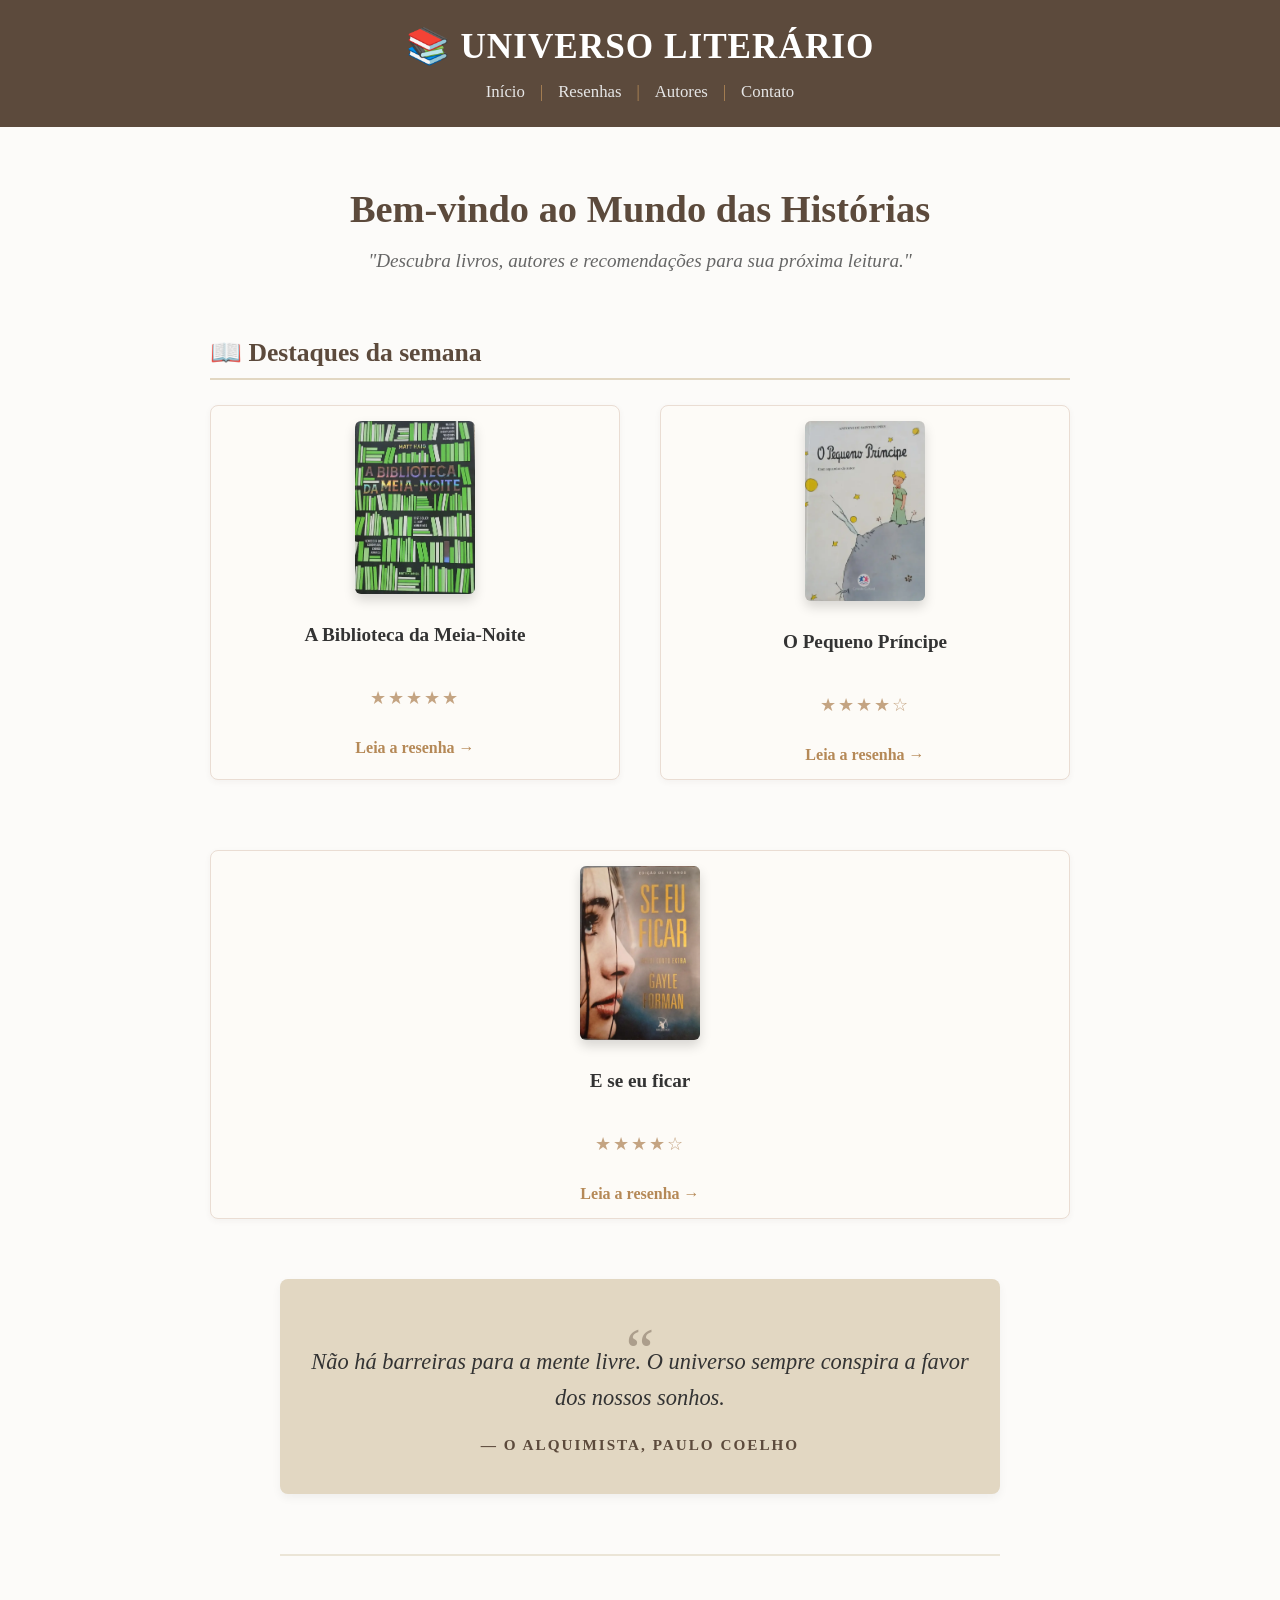
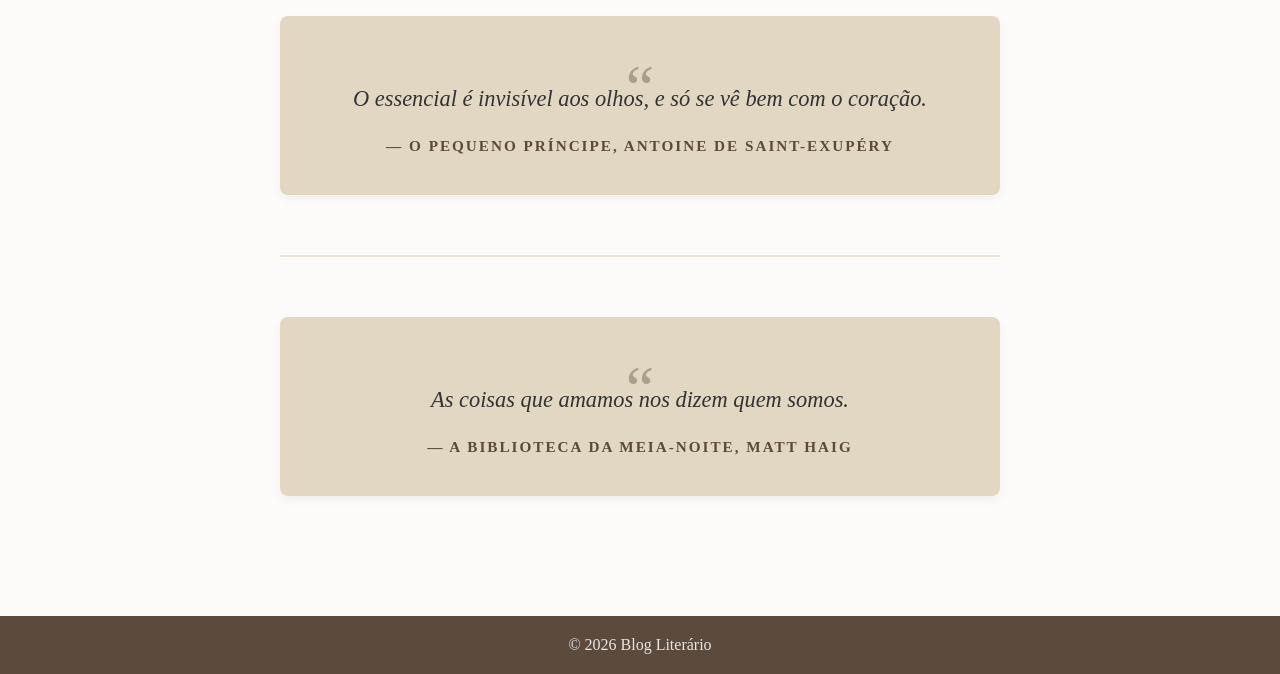
<file: index.html>
<!DOCTYPE html>
<html lang="pt-BR">
<head>
    <meta charset="UTF-8">
    <meta name="viewport" content="width=device-width, initial-scale=1.0">
    <title> Universo Literário</title>
    <link rel="stylesheet" href="style.css">
</head>
<body>

    <!--CABEÇALHO / MENU NO TOPO-->
    <header>
        <h1>📚 UNIVERSO LITERÁRIO</h1>
        <nav>
            <ul class="menu">
                <li><a href="index.html" class="nav-link">Início</a></li>
                <li><a href="resenhas.html" class="nav-link">Resenhas</a></li>
                <li><a href="autores.html" class="nav-link">Autores</a></li>
                <li><a href="contato.html" class="nav-link">Contato</a></li>
            </ul>
        </nav>
    </header>

    <!-- CONTEÚDO PRINCIPAL -->
    <main>
        <!-- SEÇÃO BOAS-VINDAS -->
        <section class="bem-vindo">
            <h2>Bem-vindo ao Mundo das Histórias</h2>
            <p>"Descubra livros, autores e recomendações para sua próxima leitura."</p>
        </section>

        <!-- SEÇÃO DESTAQUE DA SEMANA -->
        <section class="destaque">
        <h3>📖 Destaques da semana</h3>
        
        <div class="destaque-container">
            
            <div class="livro-card">
                <img src="imagens/capa a biblioteca.webp" alt="Capa 1" class="capa-livro" id="capaLivro1">
                <h4 id="tituloLivro1">A biblioteca da meia noite</h4>
                <div class="estrelas">★★★★★</div>
                <a href="resenhas.html#biblioteca" class="btn-resenha">Leia a resenha →</a>
            </div>

            <div class="livro-card">
                <img src="imagens/capa pequeno principe.webp" alt="Capa 2" class="capa-livro" id="capaLivro2">
                <h4 id="tituloLivro2">O Pequeno Príncipe</h4>
                <div class="estrelas">★★★★☆</div>
                <a href="resenhas.html#principe" class="btn-resenha">Leia a resenha →</a>
            </div>

            <div class="livro-linha-nova">
                <div class="livro-card">
                    <img src="imagens/capa e se eu ficar.webp"alt="Capa 3" class="capa-livro" id="capaLivro3">
                    <h4 id="tituloLivro3">E se eu ficar</h4>
                    <div class="estrelas">★★★★☆</div>
                    <a href="resenhas.html#e se eu fica" class="btn-resenha">Leia a resenha →</a>
                </div>
               </div> </section> <section class="citacao-secao">
        <!-- SEÇÃO COM 3 CITAÇÕES LITERÁRIAS -->
    <!-- SEÇÃO COM CITAÇÕES SEPARADAS EM BLOCOS -->
    <section class="citacao-secao">
        
        <!-- citação 1 -->
        <div class="citacao-bloco">
            <span class="aspas">“</span>
            <p class="frase">Não há barreiras para a mente livre. O universo sempre conspira a favor dos nossos sonhos.</p>
            <span class="autor">— O Alquimista, Paulo Coelho</span>
        </div>

        <!-- LINHA SEPARADORA -->
        <hr class="linha-separadora">

        <!-- citação 2 -->
        <div class="citacao-bloco">
            <span class="aspas">“</span>
            <p class="frase">O essencial é invisível aos olhos, e só se vê bem com o coração.</p>
            <span class="autor">— O Pequeno Príncipe, Antoine de Saint-Exupéry</span>
        </div>

        <!-- LINHA SEPARADORA -->
        <hr class="linha-separadora">

        <!-- citação 3 -->
        <div class="citacao-bloco">
            <span class="aspas">“</span>
            <p class="frase">As coisas que amamos nos dizem quem somos.</p>
            <span class="autor">— A Biblioteca da Meia-Noite, Matt Haig</span>
        </div>

    </section>
    </section>
        </div> </section>
    </main>
    <!-- RODAPÉ -->
    <footer>
        <p>© 2026 Blog Literário</p>
    </footer>

    <script src="script.js"></script>
</body>
</html>
</file>
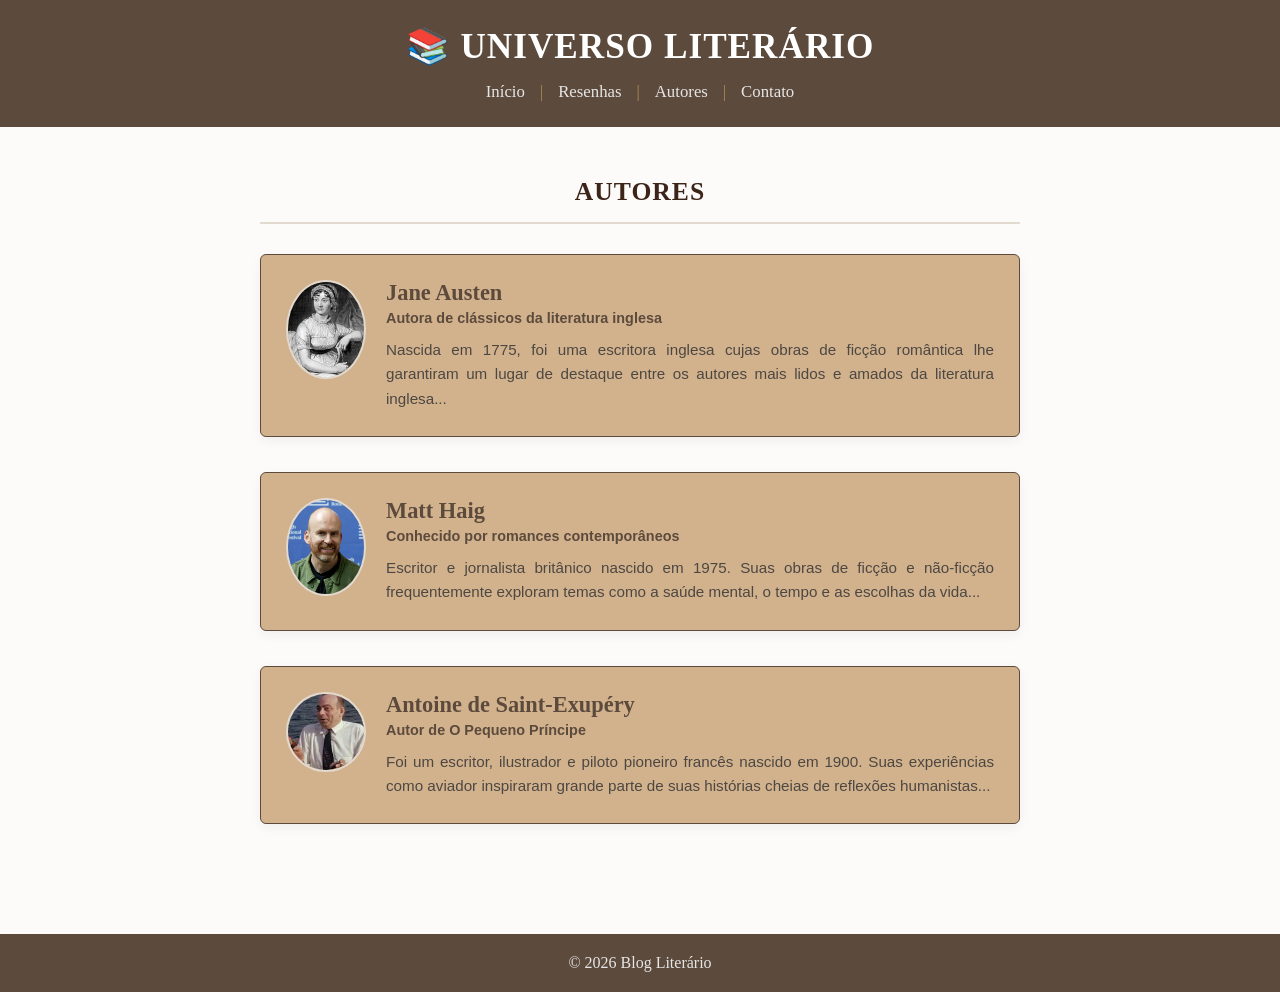
<file: autores.html>
<!DOCTYPE html>
<html lang="pt-BR">
<head>
    <meta charset="UTF-8">
    <meta name="viewport" content="width=device-width, initial-scale=1.0">
    <title>Universo Literário</title>
    <link rel="stylesheet" href="style.css">
</head>
<body>

    <!-- CABEÇALHO / MENU NO TOPO -->
    <header>
        <h1>📚 UNIVERSO LITERÁRIO</h1>
        <nav>
            <ul class="menu">
                <li><a href="index.html" class="nav-link">Início</a></li>
                <li><a href="resenhas.html" class="nav-link">Resenhas</a></li>
                <li><a href="autores.html" class="nav-link">Autores</a></li>
                <li><a href="contato.html" class="nav-link">Contato</a></li>
            </ul>
        </nav>
    </header>
    <main class="container-autores">
        <h2 class="titulo-pagina">Autores</h2>
        
    <div class="lista-autores">
        
        <!-- AUTOR 1: Jane Austen -->
        <article class="card-autor">
            <!-- Trocamos a div antiga por esta tag img -->
            <img src="imagens/jane-austen.webp" alt="Foto de Jane Austen" class="foto-autor">
            <div class="conteudo-autor">
                <h3>Jane Austen</h3>
                <span class="subtitulo-autor">Autora de clássicos da literatura inglesa</span>
                <p class="biografia">Nascida em 1775, foi uma escritora inglesa cujas obras de ficção romântica lhe garantiram um lugar de destaque entre os autores mais lidos e amados da literatura inglesa...</p>
            </div>
        </article>

        <!-- AUTOR 2: Matt Haig -->
        <article class="card-autor">
            <!-- Trocamos a div antiga por esta tag img -->
            <img src="imagens/Matt_Haig.webp" alt="Foto de Matt Haig" class="foto-autor">
            <div class="conteudo-autor">
                <h3>Matt Haig</h3>
                <span class="subtitulo-autor">Conhecido por romances contemporâneos</span>
                <p class="biografia">Escritor e jornalista britânico nascido em 1975. Suas obras de ficção e não-ficção frequentemente exploram temas como a saúde mental, o tempo e as escolhas da vida...</p>
            </div>
        </article>

        <!-- AUTOR 3: Antoine de Saint-Exupéry -->
        <article class="card-autor">
            <!-- Trocamos a div antiga por esta tag img -->
            <img src="imagens/antoine-de-saint-exupery-81aaaf-200.webp" alt="Foto de Antoine de Saint-Exupéry" class="foto-autor">
            <div class="conteudo-autor">
                <h3>Antoine de Saint-Exupéry</h3>
                <span class="subtitulo-autor">Autor de O Pequeno Príncipe</span>
                <p class="biografia">Foi um escritor, ilustrador e piloto pioneiro francês nascido em 1900. Suas experiências como aviador inspiraram grande parte de suas histórias cheias de reflexões humanistas...</p>
            </div>
        </article>
    </div>
    </main>

    <!-- RODAPÉ -->
    <footer>
        <p>© 2026 Blog Literário</p>
    </footer>

    <script src="script.js"></script>
</body>
</html>
</file>
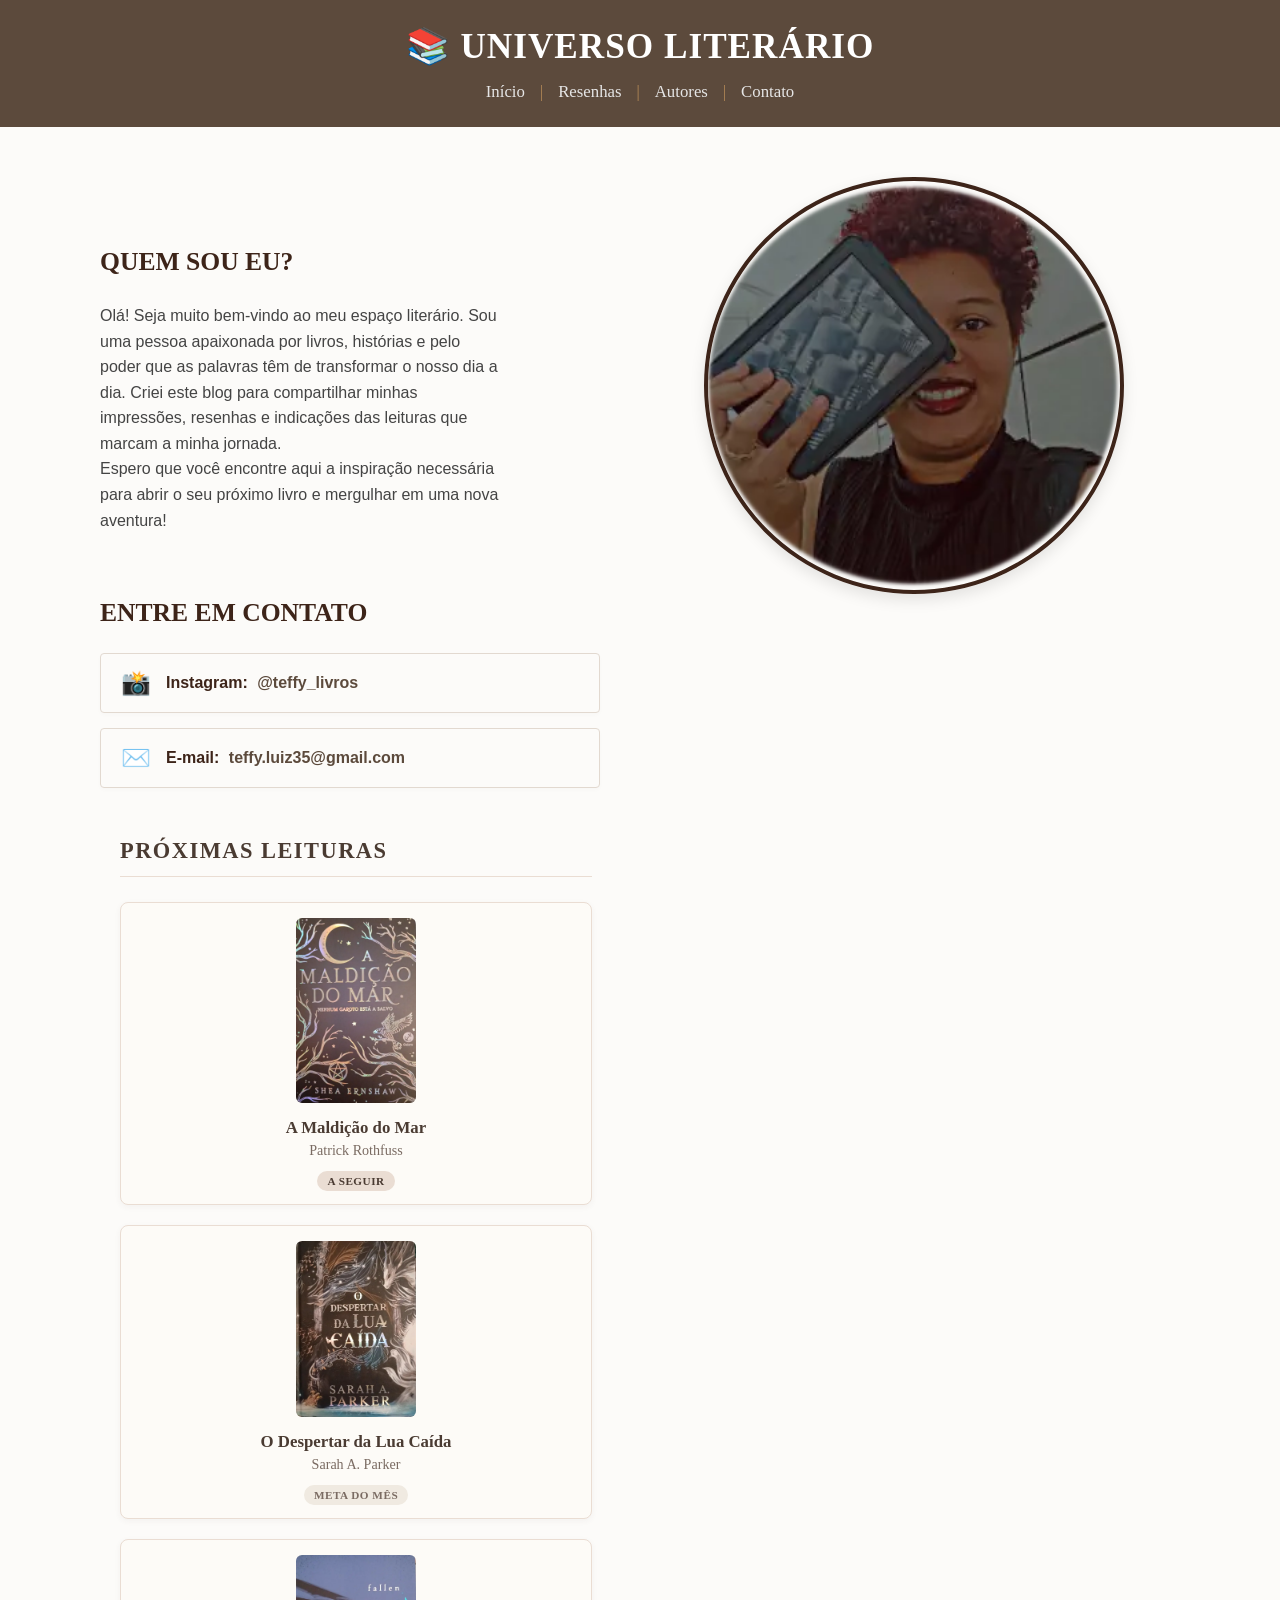
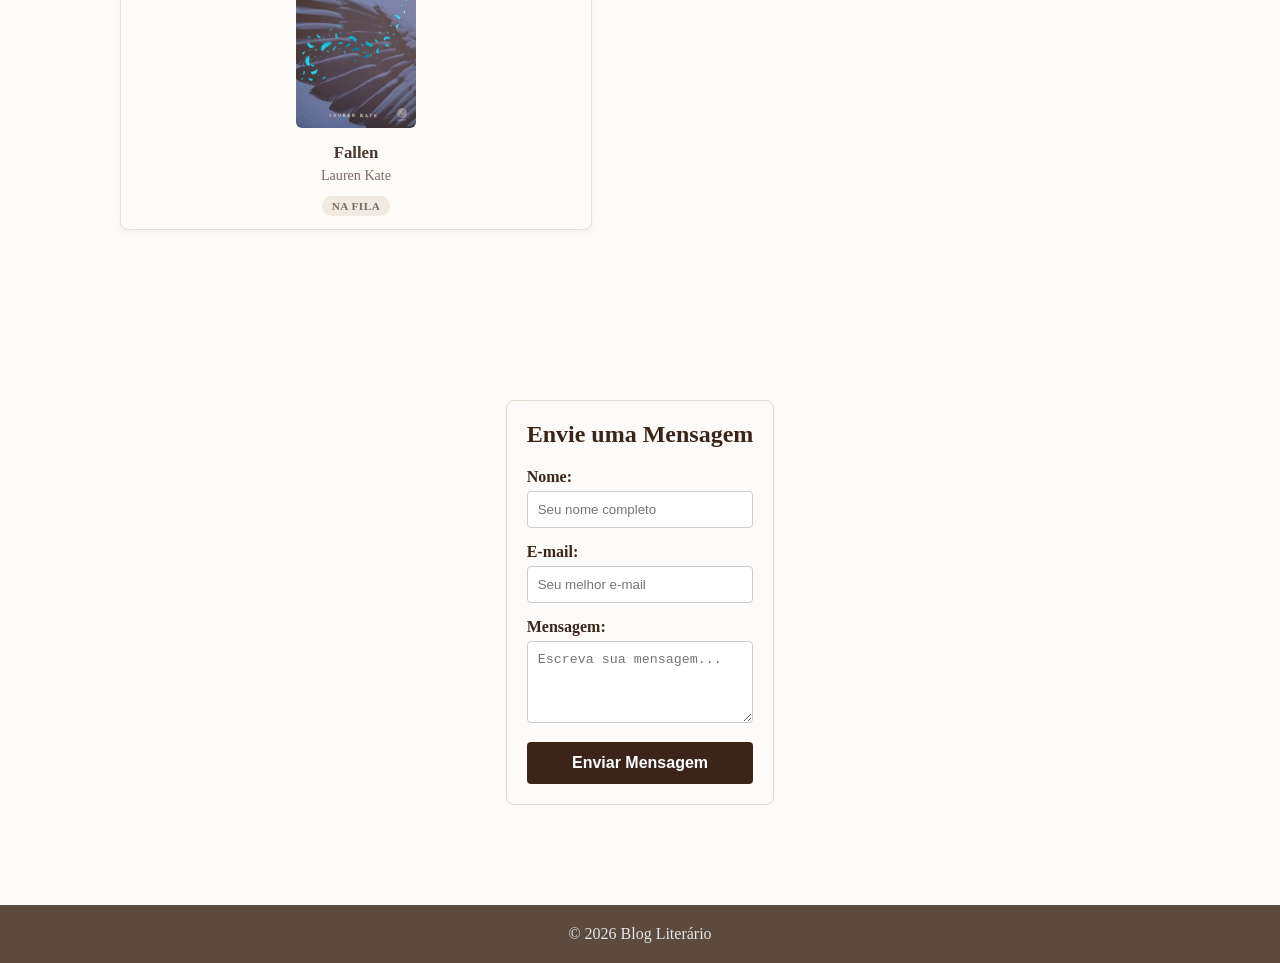
<file: contato.html>
<!DOCTYPE html>
<html lang="pt-BR">
<head>
    <meta charset="UTF-8">
    <meta name="viewport" content="width=device-width, initial-scale=1.0">
    <title>Universo Literário</title>
    <link rel="stylesheet" href="style.css">
</head>
<body>

    <!-- CABEÇALHO / MENU NO TOPO -->
    <header>
        <h1>📚 UNIVERSO LITERÁRIO</h1>
        <nav>
            <ul class="menu">
                <li><a href="index.html" class="nav-link">Início</a></li>
                <li><a href="resenhas.html" class="nav-link">Resenhas</a></li>
                <li><a href="autores.html" class="nav-link">Autores</a></li>
                <li><a href="contato.html" class="nav-link">Contato</a></li>
            </ul>
        </nav>
    </header>

<main class="container-contato">
    <!-- SEÇÃO: QUEM SOU EU -->
    <section class="secao-sobre">
        <div class="texto-sobre">
            <h2 class="titulo-contato">Quem sou eu?</h2>
            <p>Olá! Seja muito bem-vindo ao meu espaço literário. Sou uma pessoa apaixonada por livros, histórias e pelo poder que as palavras têm de transformar o nosso dia a dia. Criei este blog para compartilhar minhas impressões, resenhas e indicações das leituras que marcam a minha jornada.</p>
            <p>Espero que você encontre aqui a inspiração necessária para abrir o seu próximo livro e mergulhar em uma nova aventura!</p>
        </div>
        
        <div class="foto-sobre-container">
            <!-- Substitua 'sua-foto.jpg' pelo nome real do seu arquivo de imagem -->
            <img src="imagens/imagem de stefani.webp" alt="Minha Foto" class="foto-perfil">
        </div>
    </section>

    <!-- SEÇÃO: ENTRE EM CONTATO -->
    <section class="secao-redes">
        <h2 class="titulo-contato centralizado">Entre em Contato</h2>
        
        <div class="lista-contatos">
            <div class="item-contato">
                <span class="icone-contato">📸</span>
                <div>
                    <strong>Instagram:</strong> 
                    <a href="https://www.instagram.com/teffylivros?igsh=MWFsc2k1YzVqNG53ZA==" target="_blank">@teffy_livros</a>
                </div>
            </div>
            
            <div class="item-contato">
                <span class="icone-contato">✉️</span>
                <div>
                    <strong>E-mail:</strong> 
                    <a href="mailto:teffy.luiz35@gmail.com" class="link-direto">teffy.luiz35@gmail.com</a>
                </div>
            </div>
        </div>
    </section>
    <section class="proximas-leituras">
    <h2 class="tbr-titulo">PRÓXIMAS LEITURAS</h2>
    
    <div class="livros-container">
        
        <div class="livro-card">
            <img src="imagens/capa a madicao.webp" alt="capa a maldicao do mar">
            <div class="livro-info">
                <h3>A Maldição do Mar</h3>
                <p>Patrick Rothfuss</p>
                <span class="status status-atual">A seguir</span>
            </div>
        </div>

        <div class="livro-card">
            <img src="imagens/capa o despertar.webp" alt="">
            <div class="livro-info">
                <h3>O Despertar da Lua Caída</h3>
                <p>Sarah A. Parker</p>
                <span class="status">Meta do Mês</span>
            </div>
        </div>

        <div class="livro-card">
            <img src="imagens/capa fallen.webp" alt="">
            <div class="livro-info">
                <h3>Fallen</h3>
                <p>Lauren Kate</p>
                <span class="status">Na Fila</span>
            </div>
        </div>
    </div>
</section>
</main>
</body>
</html>
<!--Formulário para enviar mensagem ou próximas leituras-->
<section class="secao-formulario" style="max-width: 500px; margin: 40px auto; padding: 20px; background: #fcfbf9; border: 1px solid #e2d9d0; border-radius: 8px;">
    <h2 style="color: #3d2419; font-family: 'Times New Roman', serif; margin-bottom: 20px;">Envie uma Mensagem</h2>
    
    <form id="formContato">
        <div style="margin-bottom: 15px;">
            <label for="nome" style="display: block; margin-bottom: 5px; color: #3d2419; font-weight: bold;">Nome:</label>
            <input type="text" id="nome" placeholder="Seu nome completo" style="width: 100%; padding: 10px; border: 1px solid #ccc; border-radius: 4px; box-sizing: border-box;">
        </div>

        <div style="margin-bottom: 15px;">
            <label for="email" style="display: block; margin-bottom: 5px; color: #3d2419; font-weight: bold;">E-mail:</label>
            <input type="email" id="email" placeholder="Seu melhor e-mail" style="width: 100%; padding: 10px; border: 1px solid #ccc; border-radius: 4px; box-sizing: border-box;">
        </div>

        <div style="margin-bottom: 15px;">
            <label for="mensagem" style="display: block; margin-bottom: 5px; color: #3d2419; font-weight: bold;">Mensagem:</label>
            <textarea id="mensagem" rows="4" placeholder="Escreva sua mensagem..." style="width: 100%; padding: 10px; border: 1px solid #ccc; border-radius: 4px; box-sizing: border-box; resize: vertical;"></textarea>
        </div>

        <button type="submit" style="background-color: #3d2419; color: white; padding: 12px 20px; border: none; border-radius: 4px; cursor: pointer; width: 100%; font-size: 16px; font-weight: bold;">Enviar Mensagem</button>
    </form>
</section>
    </main>
    <!-- RODAPÉ -->
    <footer>
        <p>© 2026 Blog Literário</p>
    </footer>

    <script src="script.js"></script>
</body>
</html>
</file>
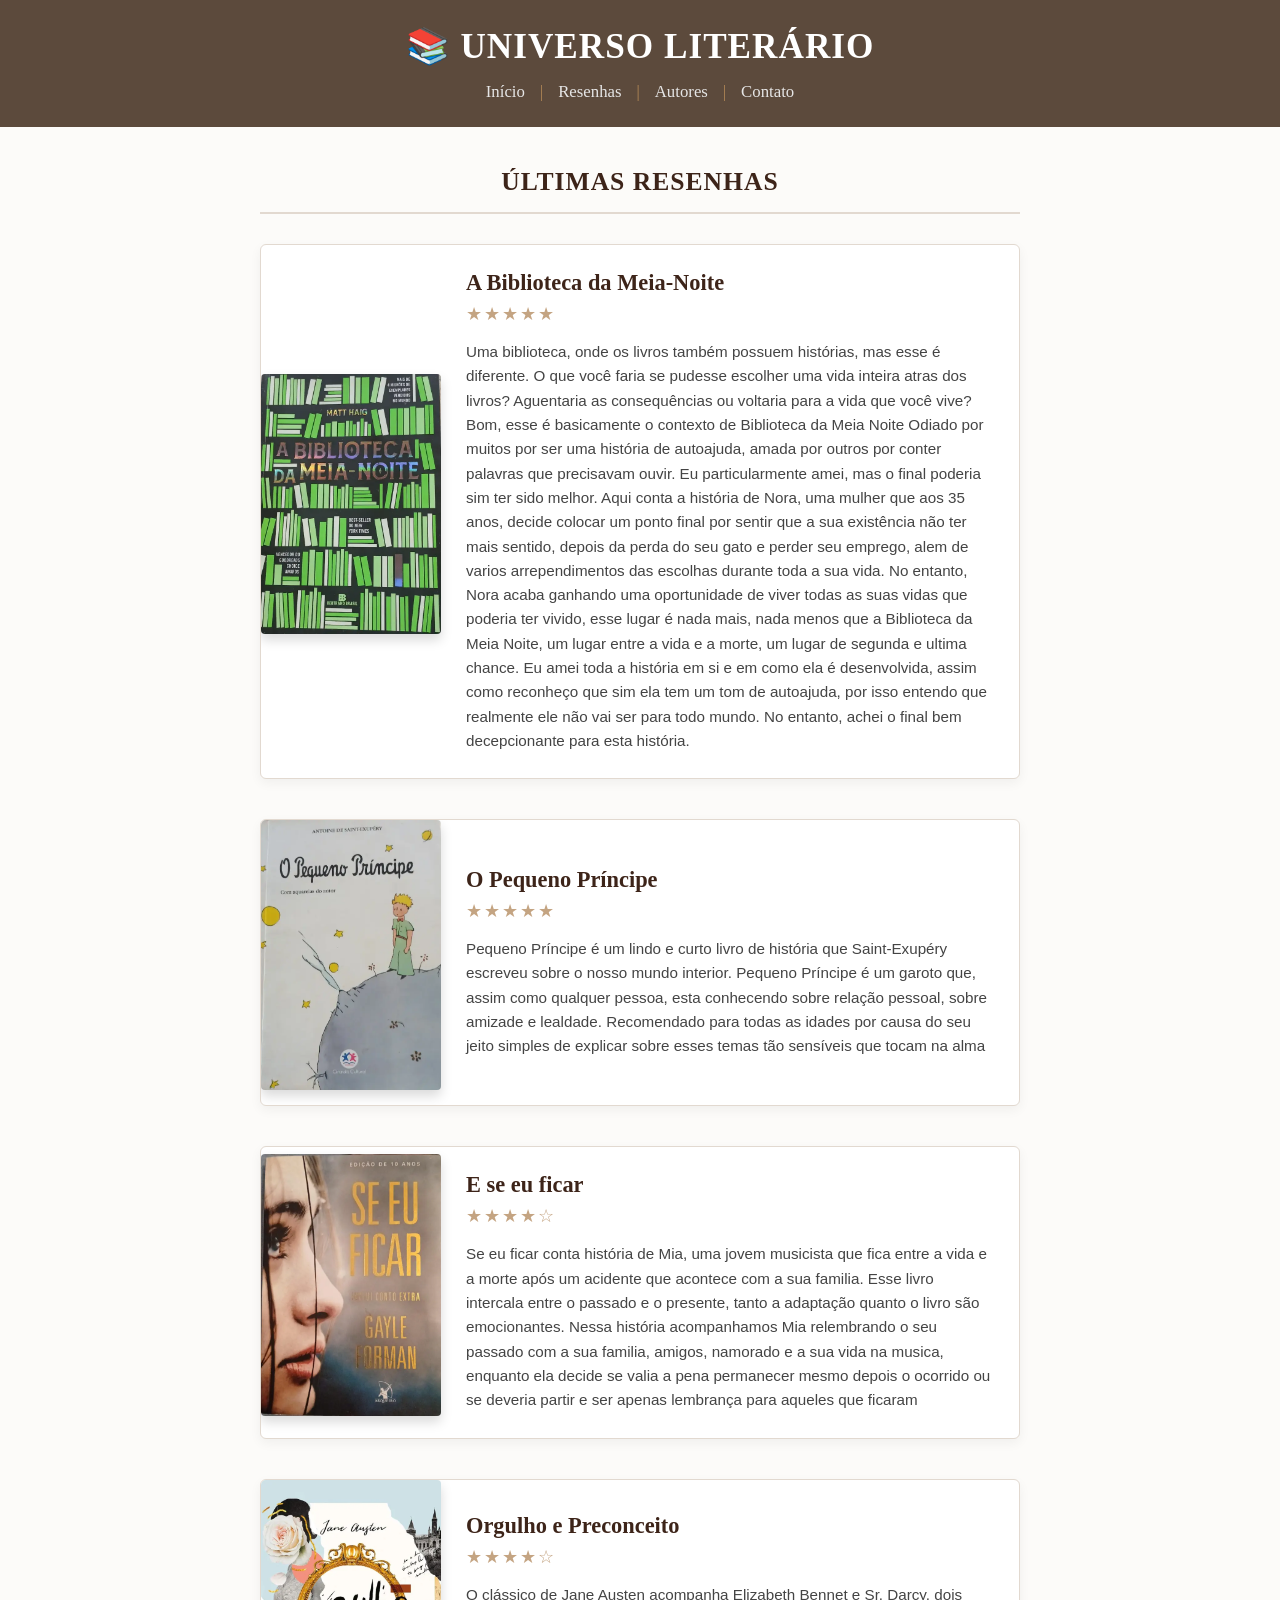
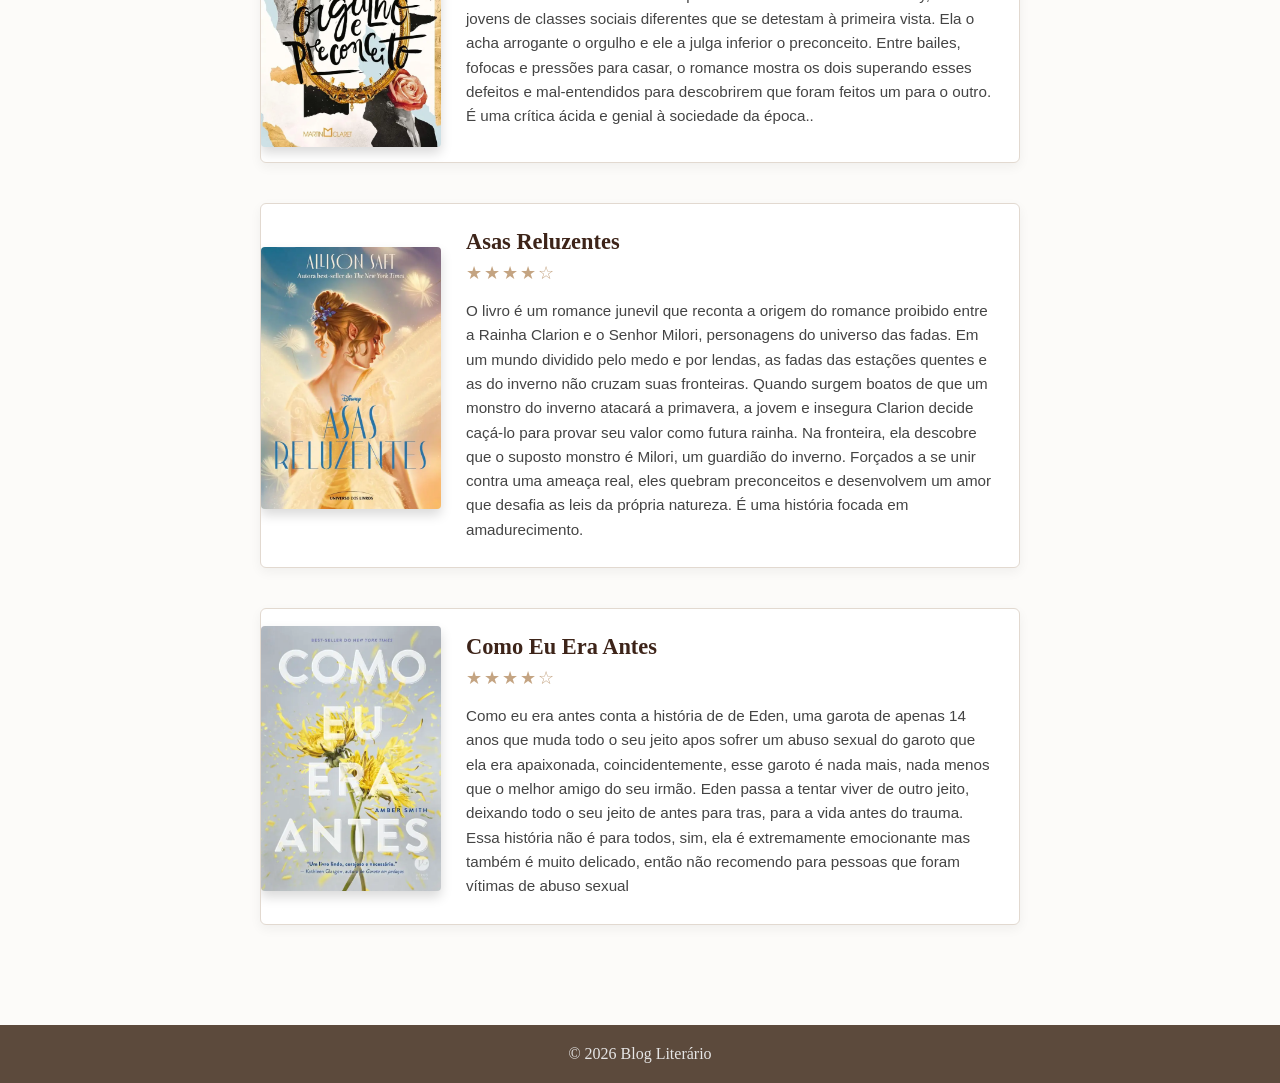
<file: resenhas.html>
<!DOCTYPE html>
<html lang="pt-BR">
<head>
    <meta charset="UTF-8">
    <meta name="viewport" content="width=device-width, initial-scale=1.0">
    <title> Universo Literário</title>
    <link rel="stylesheet" href="style.css">
</head>
<body>

    <!--CABEÇALHO / MENU NO TOPO-->
    <header>
        <h1>📚 UNIVERSO LITERÁRIO</h1>
        <nav>
            <ul class="menu">
                <li><a href="index.html" class="nav-link">Início</a></li>
                <li><a href="resenhas.html" class="nav-link">Resenhas</a></li>
                <li><a href="autores.html" class="nav-link">Autores</a></li>
                <li><a href="contato.html" class="nav-link">Contato</a></li>
            </ul>
        </nav>
    </header>
    <main class="container-resenhas">
    <h2 class="titulo-pagina">Últimas Resenhas</h2>
    
    <div class="grade-resenhas">
        
        <!-- CARD 1: A Biblioteca da Meia-Noite -->
        <article class="card-livro" id="biblioteca">
            <img src="imagens/capa a biblioteca.webp" alt="Capa do livro A Biblioteca da Meia-Noite" class="capa-livro">
            <div class="conteudo-card">
                <h3>A Biblioteca da Meia-Noite</h3>
                <div class="estrelas">★★★★★</div>
                <p class="resumo">Uma biblioteca, onde os livros também possuem histórias, mas esse é diferente. O que você faria se pudesse escolher uma vida inteira atras dos livros? Aguentaria as consequências ou voltaria para a vida que você vive? Bom, esse é basicamente o contexto de Biblioteca da Meia Noite
                Odiado por muitos por ser uma história de autoajuda, amada por outros por conter palavras que precisavam ouvir. Eu particularmente amei, mas o final poderia sim ter sido melhor. 
                Aqui conta a história de Nora, uma mulher que aos 35 anos, decide colocar um ponto final por sentir que a sua existência não ter mais sentido, depois da perda do seu gato e perder seu emprego, alem de varios arrependimentos das escolhas durante toda a sua vida. No entanto, Nora acaba ganhando uma oportunidade de viver todas as suas vidas que poderia ter vivido, esse lugar é nada mais, nada menos que a Biblioteca da Meia Noite, um lugar entre a vida e a morte, um lugar de segunda e ultima chance. 
                Eu amei toda a história em si e em como ela é desenvolvida, assim como reconheço que sim ela tem um tom de autoajuda, por isso entendo que realmente ele não vai ser para todo mundo. No entanto, achei o final bem decepcionante para esta história.</p>
            </div>
        </article>

        <!-- CARD 2: O Pequeno Príncipe -->
        <article class="card-livro" id="pequeno-principe">
            <img src="imagens/capa pequeno principe.webp" alt="Capa do livro O Pequeno Príncipe" class="capa-livro">
            <div class="conteudo-card">
                <h3>O Pequeno Príncipe</h3>
                <div class="estrelas">★★★★★</div>
                <p class="resumo">Pequeno Príncipe é um lindo e curto livro de história que Saint-Exupéry escreveu sobre o nosso mundo interior. 
                Pequeno Príncipe é um garoto que, assim como qualquer pessoa, esta conhecendo sobre relação pessoal, sobre amizade e lealdade. Recomendado para todas as idades por causa do seu jeito simples de explicar sobre esses temas tão sensíveis que tocam na alma</p>
            </div>
        </article>

        <!-- CARD 3: E se eu ficar -->
        <article class="card-livro" id="e se eu ficar">
            <img src="imagens/capa e se eu ficar.webp" alt="Capa do livro E se eu ficar" class="capa-livro">
            <div class="conteudo-card">
                <h3>E se eu ficar</h3>
                <div class="estrelas">★★★★☆</div>
                <p class="resumo">Se eu ficar conta história de Mia, uma jovem musicista que fica entre a vida e a morte após um acidente que acontece com a sua familia. 
                Esse livro intercala entre o passado e o presente, tanto a adaptação quanto o livro são emocionantes. Nessa história acompanhamos Mia relembrando o seu passado com a sua familia, amigos, namorado e a sua vida na musica, enquanto ela decide se valia a pena permanecer mesmo depois o ocorrido ou se deveria partir e ser apenas lembrança para aqueles que ficaram</p>
            </div>
        </article>
        <!-- CARD 4: Orgulho e Preconceito -->
        <article class="card-livro" id="orgulho-preconceito">
            <img src="imagens/capa orgulho e preconceito.webp" alt="Capa do livro Orgulho e Preconceito" class="capa-livro">
            <div class="conteudo-card">
                <h3>Orgulho e Preconceito</h3>
                <div class="estrelas">★★★★☆</div>
                <p class="resumo">O clássico de Jane Austen acompanha Elizabeth Bennet e Sr. Darcy, dois jovens de classes sociais diferentes que se detestam à primeira vista. Ela o acha arrogante o orgulho e ele a julga inferior o preconceito. Entre bailes, fofocas e pressões para casar, o romance mostra os dois superando esses defeitos e mal-entendidos para descobrirem que foram feitos um para o outro. É uma crítica ácida e genial à sociedade da época..</p>
            </div>
        </article>
        
        <!-- CARD 5: Asas Reluzentes-->
        <article class="card-livro" id="asas reluzentes ">
            <img src="imagens/capa asas reluzentes.webp" alt="Capa do livro Asas Reluzentes" class="capa-livro">
            <div class="conteudo-card">
                <h3>Asas Reluzentes</h3>
                <div class="estrelas">★★★★☆</div>
                <p class="resumo">O livro é um romance junevil que reconta a origem do romance proibido entre a Rainha Clarion e o Senhor Milori, personagens do universo das fadas.
                Em um mundo dividido pelo medo e por lendas, as fadas das estações quentes e as do inverno não cruzam suas fronteiras. Quando surgem boatos de que um monstro do inverno atacará a primavera, a jovem e insegura Clarion decide caçá-lo para provar seu valor como futura rainha. Na fronteira, ela descobre que o suposto monstro é Milori, um guardião do inverno. Forçados a se unir contra uma ameaça real, eles quebram preconceitos e desenvolvem um amor que desafia as leis da própria natureza. É uma história focada em amadurecimento.</p>
            </div>
        </article>

        <!-- CARD 6: Como Eu Era Antes-->
        <article class="card-livro" id="Como Eu Era Antes">
            <img src="imagens/capa como eu era antes.webp" alt="Capa do livro Como Eu Era Antes" class="capa-livro">
            <div class="conteudo-card">
                <h3>Como Eu Era Antes</h3>
                <div class="estrelas">★★★★☆</div>
                <p class="resumo">Como eu era antes conta a história de de Eden, uma garota de apenas 14 anos que muda todo o seu jeito apos sofrer um abuso sexual do garoto que ela era apaixonada, coincidentemente, esse garoto é nada mais, nada menos que o melhor amigo do seu irmão.
                Eden passa a tentar viver de outro jeito, deixando todo o seu jeito de antes para tras, para a vida antes do trauma. 
                Essa história não é para todos, sim, ela é extremamente emocionante mas também é muito delicado, então não recomendo para pessoas que foram vítimas de abuso sexual</p>
            </div>
        </article>
    </div>
</main>
</body>
</html>
    </header>
    </main>
    <!-- RODAPÉ -->
    <footer>
        <p>© 2026 Blog Literário</p>
    </footer>

    <script src="script.js"></script>
</body>
</html>
</file>
<file: style.css>
*, *::before, *::after {
    box-sizing: border-box;
    margin: 0;
    padding: 0;
}

/* Para que a imagem não passe do tamanho da tela do celular */
img, video, iframe, canvas {
    max-width: 100% !important;
    height: auto !important;
}
body {
    font-family: 'Georgia', serif;
    background-color: #fcfbf9;
    color: #333;
    display: flex;
    flex-direction: column;
    min-height: 100vh;
    margin: 0;
}

/* MENU COLADO NO TOPO */
header {
    background-color: #5c4a3c; /* Cor marrom */
    width: 100%;
    padding: 25px 0;
    text-align: center;
}

header h1 {
    font-size: 2.2rem;
    color: #fff;
    margin-bottom: 15px;
    font-weight: bold;
    letter-spacing: 1px;
}

.menu {
    display: flex;
    justify-content: center;
    list-style: none;
    gap: 15px;
}

.menu li {
    display: flex;
    align-items: center;
}

/* Adiciona o separador "|" entre os links via CSS */
.menu li:not(:last-child)::after {
    content: "|";
    color: #b58957;
    margin-left: 15px;
}

.nav-link {
    color: #e6e6e6;
    text-decoration: none;
    font-size: 1.05rem;
}

.nav-link:hover {
    color: #fff;
    text-decoration: underline;
}

/* SEÇÃO BEM-VINDO */
.bem-vindo {
    max-width: 800px;
    margin: 0 auto;
    text-align: center;
    padding: 60px 20px 30px 20px; /* Joga o texto mais para baixo do menu */
}

.bem-vindo h2 {
    color: #5c4a3c;
    font-size: 2.4rem;
    margin-bottom: 15px;
}

.bem-vindo p {
    font-size: 1.2rem;
    font-style: italic;
    color: #666;
    line-height: 1.6;
}

/* SEÇÃO DESTAQUES DA SEMANA */
.destaque {
    max-width: 900px;
    margin: 30px auto 60px auto;
    padding: 0 20px;
}

.destaque h3 {
    color: #5c4a3c;
    font-size: 1.6rem;
    margin-bottom: 25px;
    border-bottom: 2px solid #e2d7c2;
    padding-bottom: 10px;
}

/* Alinha os livros lado a lado */
.destaque-container {
    display: flex;
    justify-content: center;
    gap: 40px;
    flex-wrap: wrap; /* Ajusta se a tela for de celular */
    max-width: 1000px;
    margin: 0 auto;
}

.livro-card {
    display: flex;
    flex-direction: column;
    align-items: center;
    text-align: center;
    width: 220px;
}
.livro-linha-nova{
    flex-basis: 100%;
    display: flex;
    justify-content: center;
    margin-top: 30px
}
/* Caixa simulando a imagem do livro */
.capa-livro {
    width: 150px;
    height: 220px;
    object-fit: cover;
    background-color: #5c4a3c;
    color: white;
    display: flex;
    align-items: center;
    justify-content: center;
    border-radius: 4px;
    box-shadow: 0 6px 12px rgba(0,0,0,0.15);
    margin-bottom: 15px;
}

.livro-card h4 {
    font-size: 1.2rem;
    color: #333;
    margin-bottom: 5px;
    min-height: 44px; /* Garante alinhamento mesmo com títulos grandes */
}
.estrelas {
    color: #b58957; /* Cor dourada das estrelas */
    font-size: 1.2rem;
    margin-bottom: 10px;
}

.btn-resenha {
    color: #b58957;
    text-decoration: none;
    font-weight: bold;
    font-size: 1rem;
}

.btn-resenha:hover {
    text-decoration: underline;
    color: #5c4a3c;
    font-weight: bold;
}

/* FOOTER / RODAPÉ */
footer {
    background-color: #5c4a3c;
    color: #e6e6e6;
    text-align: center;
    padding: 20px 0;
    margin-top: 60px; /* Força o footer a ir pro final da tela */
    max-width: 100%;
}
/* CONTAINER GERAL (SEM FUNDO, APENAS COLOCOU ESPAÇO) */
.citacao-secao {
    max-width: 100%;
    max-width: 800px;
    margin: 60px auto; /* Centraliza a seção na tela */
    padding: 0 20px;
}

/* CADA CITAÇÃO EM UM BLOCO FECHADO */
.citacao-bloco {
    background-color: #e2d7c2; /* O fundo bege agora fica só dentro do bloco */
    padding: 40px 30px;
    border-radius: 8px;        /* Bordas arredondadas para parecer um card/bloco */
    box-shadow: 0 4px 10px rgba(0, 0, 0, 0.05); /* Sombra leve para destacar o bloco */
    text-align: center;
}
/*  A LINHA SEPARADORA ENTRE OS BLOCOS */
.linha-separadora {
    width: 100%;                /* Ocupa a largura total para separar bem os blocos */
    border: 0;
    border-top: 2px solid #e2d7c2; /* Linha com a cor combinando com o tema */
    margin: 60px 0;             /* Espaço grande de 50px acima e abaixo da linha */
    opacity: 0.6;
}

/* ESTILOS DE TEXTO E ASPAS DENTRO DO BLOCO */
.aspas {
    font-size: 4rem;
    font-family: 'Georgia', serif;
    color: #5c4a3c;
    line-height: 1;
    display: block;
    height: 25px;
    opacity: 0.4;
}

.frase {
    font-size: 1.4rem;
    font-style: italic;
    color: #333;
    line-height: 1.6;
    margin-bottom: 20px;
    font-weight: 500;
}

.autor {
    font-size: 0.95rem;
    text-transform: uppercase;
    letter-spacing: 2px;
    color: #5c4a3c;
    font-weight: bold;
}
/* Espaço entre blocos seguidos sem nenhuma linha */
.citacao-bloco + .citacao-bloco {
    margin-top: 60px;
    border-top: none; /* sem linha tracejada */
    padding-top: 0;
}

/*  definindo o fundo da página */
.container-resenhas {
    max-width: 800px;
    margin: 40px auto;
    padding: 0 20px;
    background-color: #fcfbf9; 
}

.titulo-pagina {
    font-family: 'Times New Roman', serif;
    color: #3d2419;
    border-bottom: 2px solid #e2d9d0;
    padding-bottom: 15px;
    margin-bottom: 40px;
    text-transform: uppercase;
    font-size: 1.6rem;
    letter-spacing: 1px;
    text-align: center;
}

.grade-resenhas {
    display: flex;
    flex-direction: column; /* Alinha um embaixo do outro */
    gap: 40px; /* Espaço entre cada resenha */
}

/* Layout horizontal para cada livro */
.card-livro {
    display: flex; 
    background-color: #ffffff;
    border: 1px solid #e2d9d0;
    border-radius: 6px;
    box-shadow: 0 4px 12px rgba(0, 0, 0, 0.05);
    overflow: hidden;
    align-items: center;
}

/* Capa do livro na esquerda */
.capa-livro {
    width: 180px;
    height: 260px;
    object-fit: cover;
    flex-shrink: 0; 
    background-color: #5c4a3c;
}

/* Conteúdo do texto na direita */
.conteudo-card {
    padding: 25px;
    text-align: left; 
}

.conteudo-card h3 {
    font-family: 'Times New Roman', serif;
    color: #3d2419;
    margin: 0 0 8px 0;
    font-size: 1.4rem;
    font-weight: bold;
}

.estrelas {
    color: #c4a482; 
    margin-bottom: 15px;
    font-size: 1.1rem;
    letter-spacing: 2px;
}

.resumo {
    font-family: sans-serif;
    font-size: 0.95rem;
    color: #444;
    line-height: 1.6;
    margin: 0;
}

/* Responsividade para celulares (se abrir no celular, volta a ficar empilhados) */
@media (max-width: 600px) {
    .card-livro {
        flex-direction: column;
    }
    .capa-livro {
        width: 100%;
        height: 300px;
    }
}

html {
    scroll-behavior: smooth;
}

/* ESTILOS PARA A PÁGINA DE AUTORES */
.titulo-pagina{
    font-family: 'Times New Roman', Times, serif;
    color: #3d2419;
    border-bottom: 2px solid #e2d9d0;
    padding-bottom: 15px;
    margin-bottom: 30px;
    text-transform: uppercase;
    font-size: 1.6rem;
    letter-spacing: 1px;
    text-align: center;
}
.container-autores {
    max-width: 800px;
    margin: 50px auto;
    padding: 0 20px;
}
.sessao-autores{
    max-width: 1000px;
    margin: 50px auto;
    padding: 0 20px;
    font-family: 'Georgia', serif;
}

.lista-autores {
    display: flex;
    flex-direction: column;
    gap: 35px; 
    margin-top: 20px;
}
.autor-bloco {
    background-color: #cbb49c; 
    border-radius: 12px;       
    padding: 25px;
    display: flex;
    align-items: center;
    gap: 20px;
    box-shadow: 0 4px 10px rgba(0, 0, 0, 0.05); 
    max-width: 500px;
    width: 100%;
    margin: 0 auto;
    box-shadow: 0 4 10 rgba(0, 0, 0, 0,05);
}
.card-autor {
    display: flex;
    background-color: #d2b28d;
    border: 1px solid #5c4a3c;
    border-radius: 6px;
    padding: 25px;
    box-shadow: 0 4px 12px rgba(0, 0, 0, 0.05);
    align-items: flex-start; 
}

/*foto do cliente do blog*/
.foto-autor-placeholder {
    width: 70px;
    height: 70px;
    background-color: #e2d9d0;
    border-radius: 50%; /* Deixa a foto redonda*/
    display: flex;
    align-items: center;
    justify-content: center;
    font-size: 2rem;
    margin-right: 20px;
    flex-shrink: 0;
}

.conteudo-autor {
    text-align: left;
}

.conteudo-autor h3 {
    font-family: 'Times New Roman', serif;
    color: #5c4a3c;
    margin: 0 0 4px 0;
    font-size: 1.4rem;
    font-weight: bold;
}

.subtitulo-autor {
    font-family: sans-serif;
    font-size: 0.9rem;
    color: #5c4a3c; 
    font-weight: bold;
    display: block;
    margin-bottom: 12px;
}

.biografia {
    font-family: sans-serif;
    font-size: 0.95rem;
    color: #4d4742;
    line-height: 1.6;
    margin: 0;
    text-align: justify;
}

/* Ajuste para telas menores/celulares */
@media (max-width: 600px) {
    .card-autor {
        flex-direction: column;
        align-items: center;
        text-align: center;
    }
    .foto-autor-placeholder {
        margin-right: 0;
        margin-bottom: 15px;
    }
    .conteudo-autor {
        text-align: center;
    }
    .biografia {
        text-align: center;
    }
}
/* Estilo para a foto real do autor */
.foto-autor {
    width: 80px;
    height: 80px;
    border-radius: 50%; 
    object-fit: cover; 
    border: 2px solid #e2d9d0; 
    margin-right: 20px;
    flex-shrink: 0; /* Impede que a imagem perca o tamanho original */
}
/*ESTILOS PARA A PÁGINA DE CONTATO*/

.container-contato {
    width: 40%;
    max-width: 900px;
    margin: 50px 100px 80px 100px;
    margin-bottom: 80px; /*espaço antes do rodapé */
    padding: 0;
    box-sizing: border-box;
}

/* Estrutura Quem Sou Eu: Texto à esquerda, foto à direita */
.secao-sobre {
    display: inline-flex;
    align-items: center;
    gap: 150px;
    justify-content: space-between;
    flex-wrap: nowrap;
    max-width: 1200px;
    width: 200%;
}

.texto-sobre {
    flex: 1;
    max-width: 520px;
    text-align: left;
    font-family: sans-serif;
    font-size: 1rem;
    color: #444;
    line-height: 1.6;
}

.titulo-contato {
    font-family: 'Times New Roman', serif;
    color: #3d2419;
    margin-top: 0;
    margin-bottom: 20px;
    font-size: 1.6rem;
    text-transform: uppercase;
    text-align: left;
}

.titulo-contato.centralizado {
    text-align: left;
    margin-bottom: 25px;
    margin-bottom: 25px;
}

/* Foto redonda na direita */
.foto-sobre-container {
    flex-shrink: 0;
    margin-left: 50px;
}

.foto-perfil {
    width: 420px;
    height: 420px;
    border-radius: 50%; 
    object-fit: cover;
    border: 4px solid #3d2419; 
    box-shadow: 0 6px 15px rgba(0,0,0,0.1);
}

/* Seção de Redes e E-mail */
.lista-contatos {
    display: flex;
    flex-direction: column;
    gap: 15px;
    max-width: 500px;
    margin-left: 0;
    margin-right: auto;
    padding-left: 0;
}

.item-contato {
    display: flex;
    align-items: center;
    background-color: #fcfbf9;
    padding: 15px 20px;
    border: 1px solid #e2d9d0;
    border-radius: 4px;
    font-family: sans-serif;
    font-size: 1rem;
    color: #3d2419;
    box-shadow: 0 2px 5px rgba(0, 0, 0, 0.02);
}

.icone-contato {
    font-size: 1.5rem;
    margin-right: 15px;
}

.item-contato a {
    color: #5c4a3c;
    text-decoration: none;
    font-weight: bold;
    margin-left: 5px;
}

.item-contato a:hover {
    text-decoration: underline;
}

/*SECÇÃO: PRÓXIMAS LEITURAS (TBR)*/

.proximas-leituras {
    margin: 50px auto;
    max-width: 850px;
    padding: 0 20px;
    font-family: 'Georgia', serif; /* Mantém o estilo*/
}

.tbr-titulo {
    color: #4a3b32; 
    font-size: 1.4rem;
    letter-spacing: 1.5px;
    margin-bottom: 25px;
    border-bottom: 1px solid #eaddd3; 
    padding-bottom: 12px;
}

.livros-container {
    display: flex;
    gap: 20px;
    flex-wrap: wrap; 
}

.livro-card {
    background-color: #fdfbf7; 
    border: 1px solid #eaddd3;
    border-radius: 8px;
    padding: 15px;
    display: flex;
    align-items: center;
    gap: 15px;
    flex: 1;
    min-width: 250px; /* Impede que os cards fiquem demasiado esmagados */
    box-shadow: 0 2px 6px rgba(74, 59, 50, 0.05);
    transition: transform 0.2s ease;
}

/* Efeito ao passar o rato por cima do card */
.livro-card:hover {
    transform: translateY(-2px);
}

.capa-placeholder {
    width: 120px;
    height: 180px;
    background-color: #eaddd3; /* Tom pastel para simular a capa */
    border-radius: 4px;
    display: flex;
    align-items: center;
    justify-content: center;
    font-size: 0.75rem;
    color: #7a6b62;
    text-align: center;
    padding: 5px;
}
.livro-card img{
    width: 120px;
    height: 170px;
    object-fit: cover;
    flex-shrink: 0;
    border-radius: 6px;
}

.livro-info h3 {
    margin: 0 0 4px 0;
    font-size: 1.05rem;
    color: #4a3b32;
    font-weight: bold;
}

.livro-info p {
    margin: 0 0 12px 0;
    font-size: 0.88rem;
    color: #7a6b62;
}

.status {
    font-size: 0.7rem;
    background-color: #f0eae1;
    color: #7a6b62;
    padding: 4px 10px;
    border-radius: 12px;
    text-transform: uppercase;
    font-weight: bold;
    letter-spacing: 0.5px;
}

.status-atual {
    background-color: #eaddd3;
    color: #4a3b32;
}
/*CÓDIGO EXCLUSIVO PARA CELULARES (Telas menores que 768px)*/
@media screen and (max-width: 768px) {

    /*Força o container principal a usar a tela toda */
    .container-contato {
        width: 100% !important;
        max-width: 100% !important;
        margin: 0 auto !important;
        padding: 20px !important;
        box-sizing: border-box !important;
    }

    /*Muda a seção para coluna para empilhar o texto e a foto */
    .secao-sobre {
        display: flex !important;
        flex-direction: column !important; 
        flex-wrap: wrap !important;
        gap: 20px !important;              
        width: 100% !important;
    }

    /*Força a caixinha do texto a se abrir totalmente */
    .texto-sobre {
        width: 100% !important;
        max-width: 100% !important;
        display: block !important;
    }

    /*Garante que os parágrafos se comportem normalmente */
    .texto-sobre p, 
    .texto-sobre h2 {
        width: 100% !important;
        white-space: normal !important;
        word-break: normal !important;
        overflow-wrap: break-word !important;
    }

    .foto-sobre-container {
        margin-top: 35px !important; 
        margin-bottom: 20px !important;
    }
    
    .foto-sobre-container img {
        max-width: 260px !important;
        width: 100% !important;
        height: auto !important;
        margin: 0 auto !important;
        display: block !important;
    }

    /*Arrumando os blocos de Instagram e E-mail */
    .lista-contatos {
        width: 100% !important;
        max-width: 100% !important;
        padding: 0 !important;
        display: flex !important;
        flex-direction: column !important;
        gap: 15px !important;
    }

    .item-contato {
        display: flex !important;
        flex-direction: row !important; /* Mantém o ícone ao lado do texto */
        align-items: center !important;
        justify-content: flex-start !important; 
        gap: 15px !important; 
        width: 100% !important;
        padding: 12px 15px !important;
        box-sizing: border-box !important;
    }

    .item-contato img {
        width: 30px !important;
        height: 30px !important;
        margin: 0 !important; 
    }

    .item-contato div, 
    .item-contato p, 
    .item-contato span {
        text-align: left !important; 
        margin: 0 !important;
    }
}
/*ESTILO VISUAL DO BOTÃO VOLTAR AO TOPO (PROVOCA O EFEITO INTERATIVO)*/
#btnVoltarTopo {
    position: fixed !important;
    bottom: 30px !important;
    right: 30px !important;
    background-color: #5c4a3c !important; /* Cor marrom idêntica ao seu site */
    color: white !important;
    border: none !important;
    padding: 15px 18px !important;
    border-radius: 50% !important; /* Deixa o botão perfeitamente redondo */
    cursor: pointer !important;
    font-size: 18px !important;
    box-shadow: 0 4px 10px rgba(0, 0, 0, 0.3) !important; /* Dá uma sombra bonita */
    z-index: 9999 !important; /* Garante que fique na frente de tudo */
    transition: background 0.3s, transform 0.2s !important;
}

#btnVoltarTopo:hover {
    background-color: #573424 !important; /* Muda sutilmente de cor ao passar o mouse */
    transform: scale(1.1) !important; /* Dá um leve pulinho ao passar o mouse */
}
</file>
